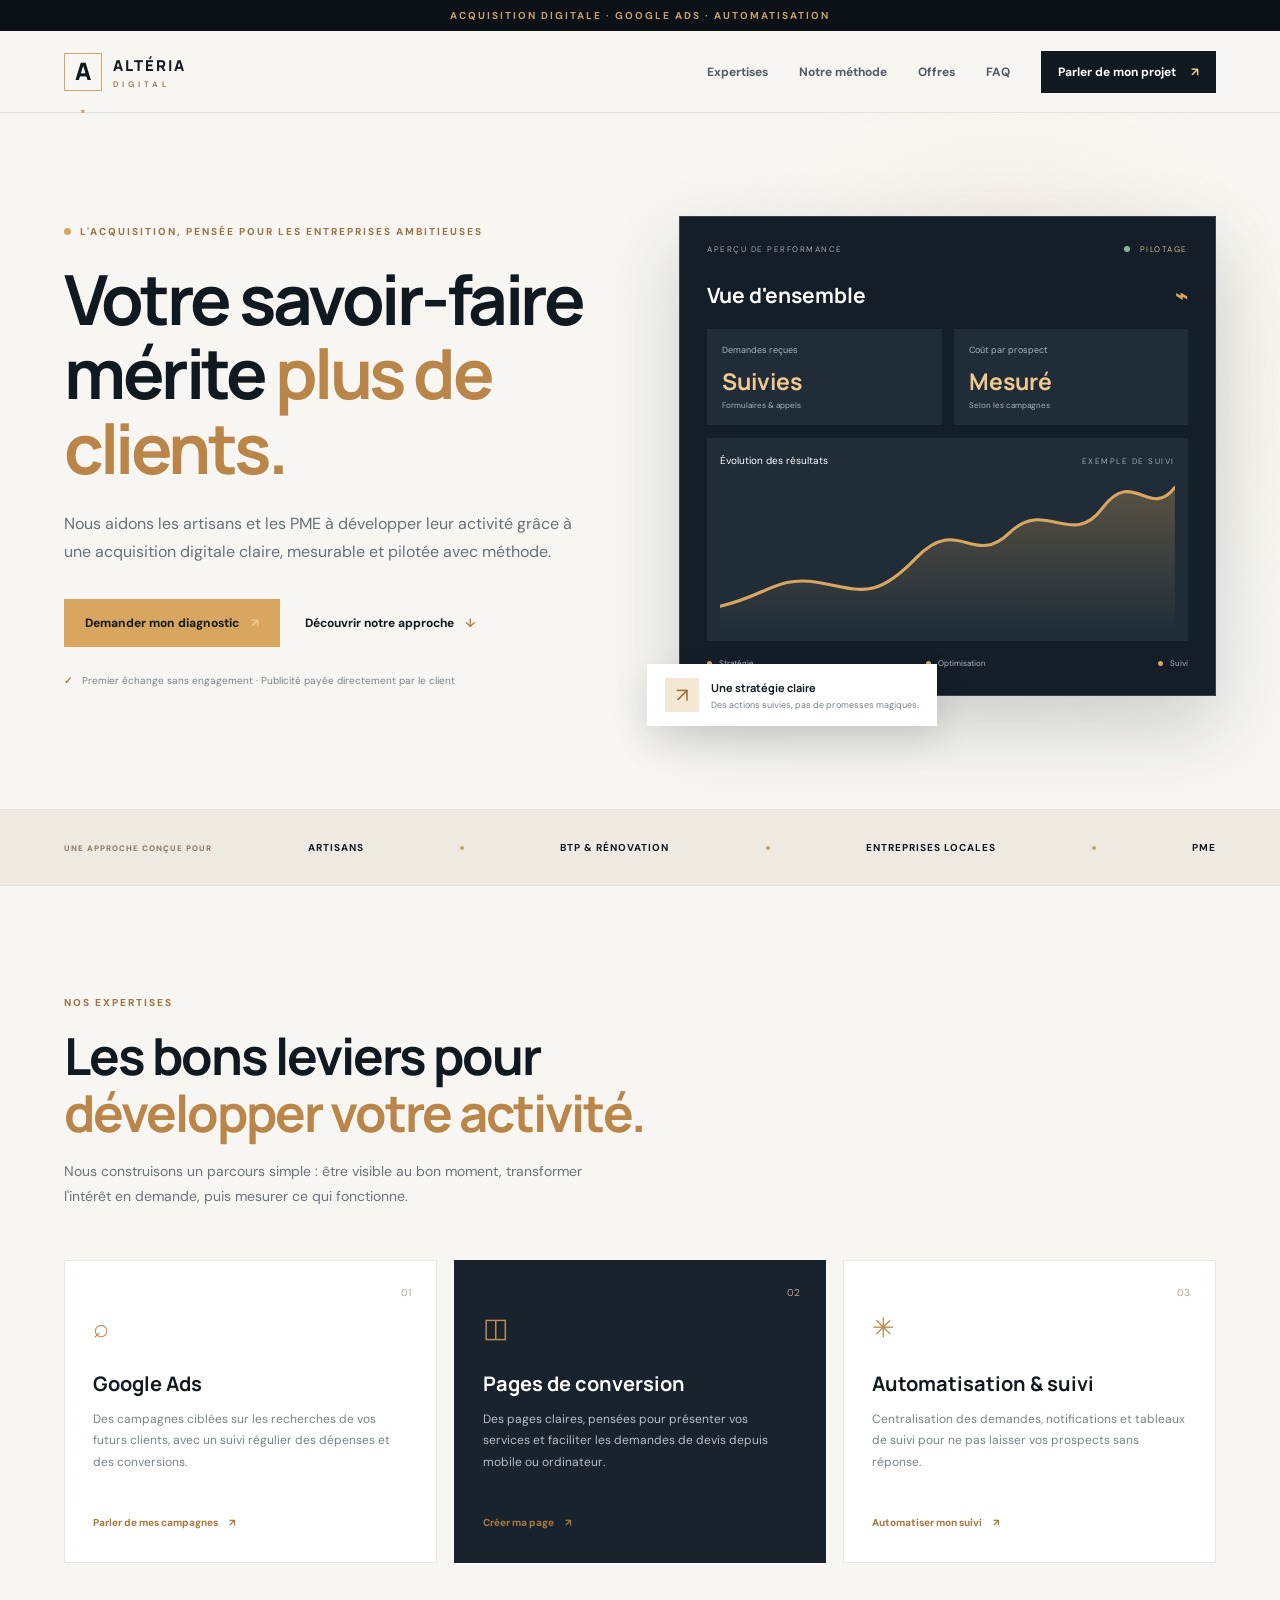
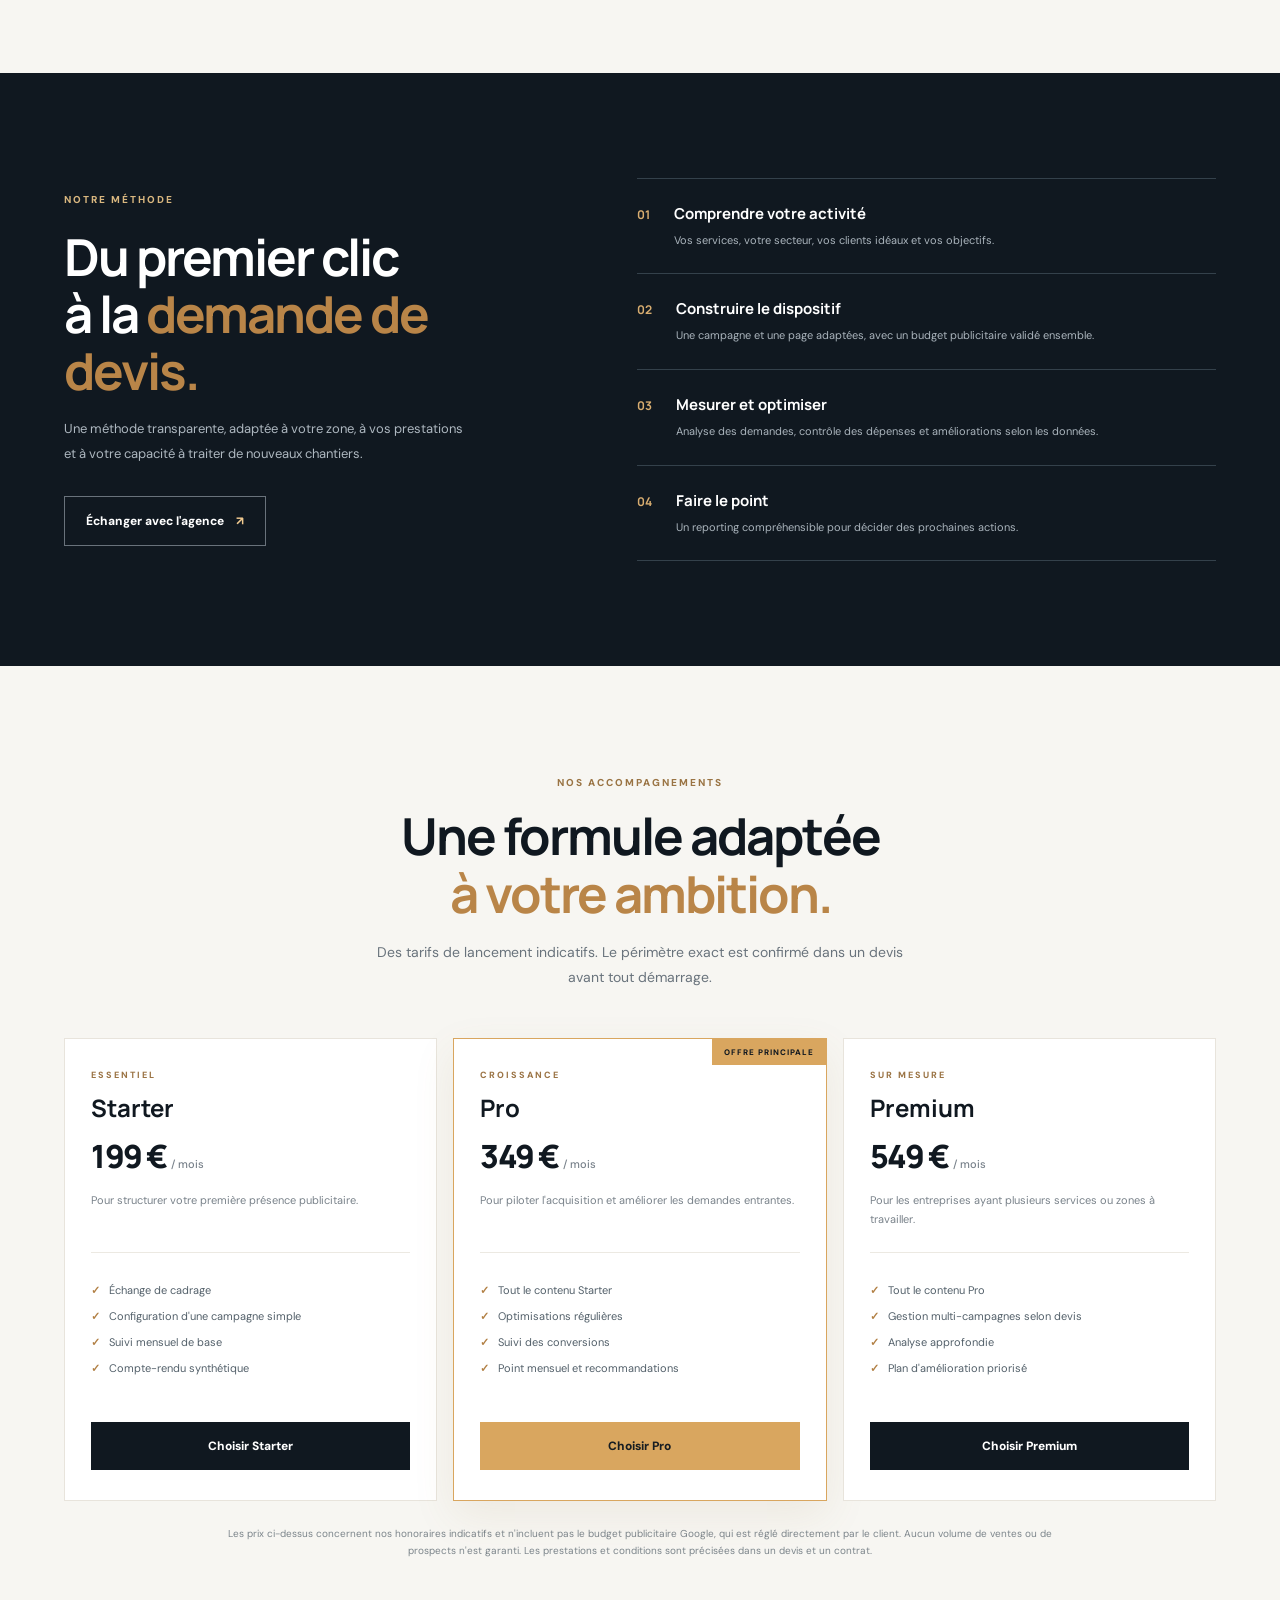
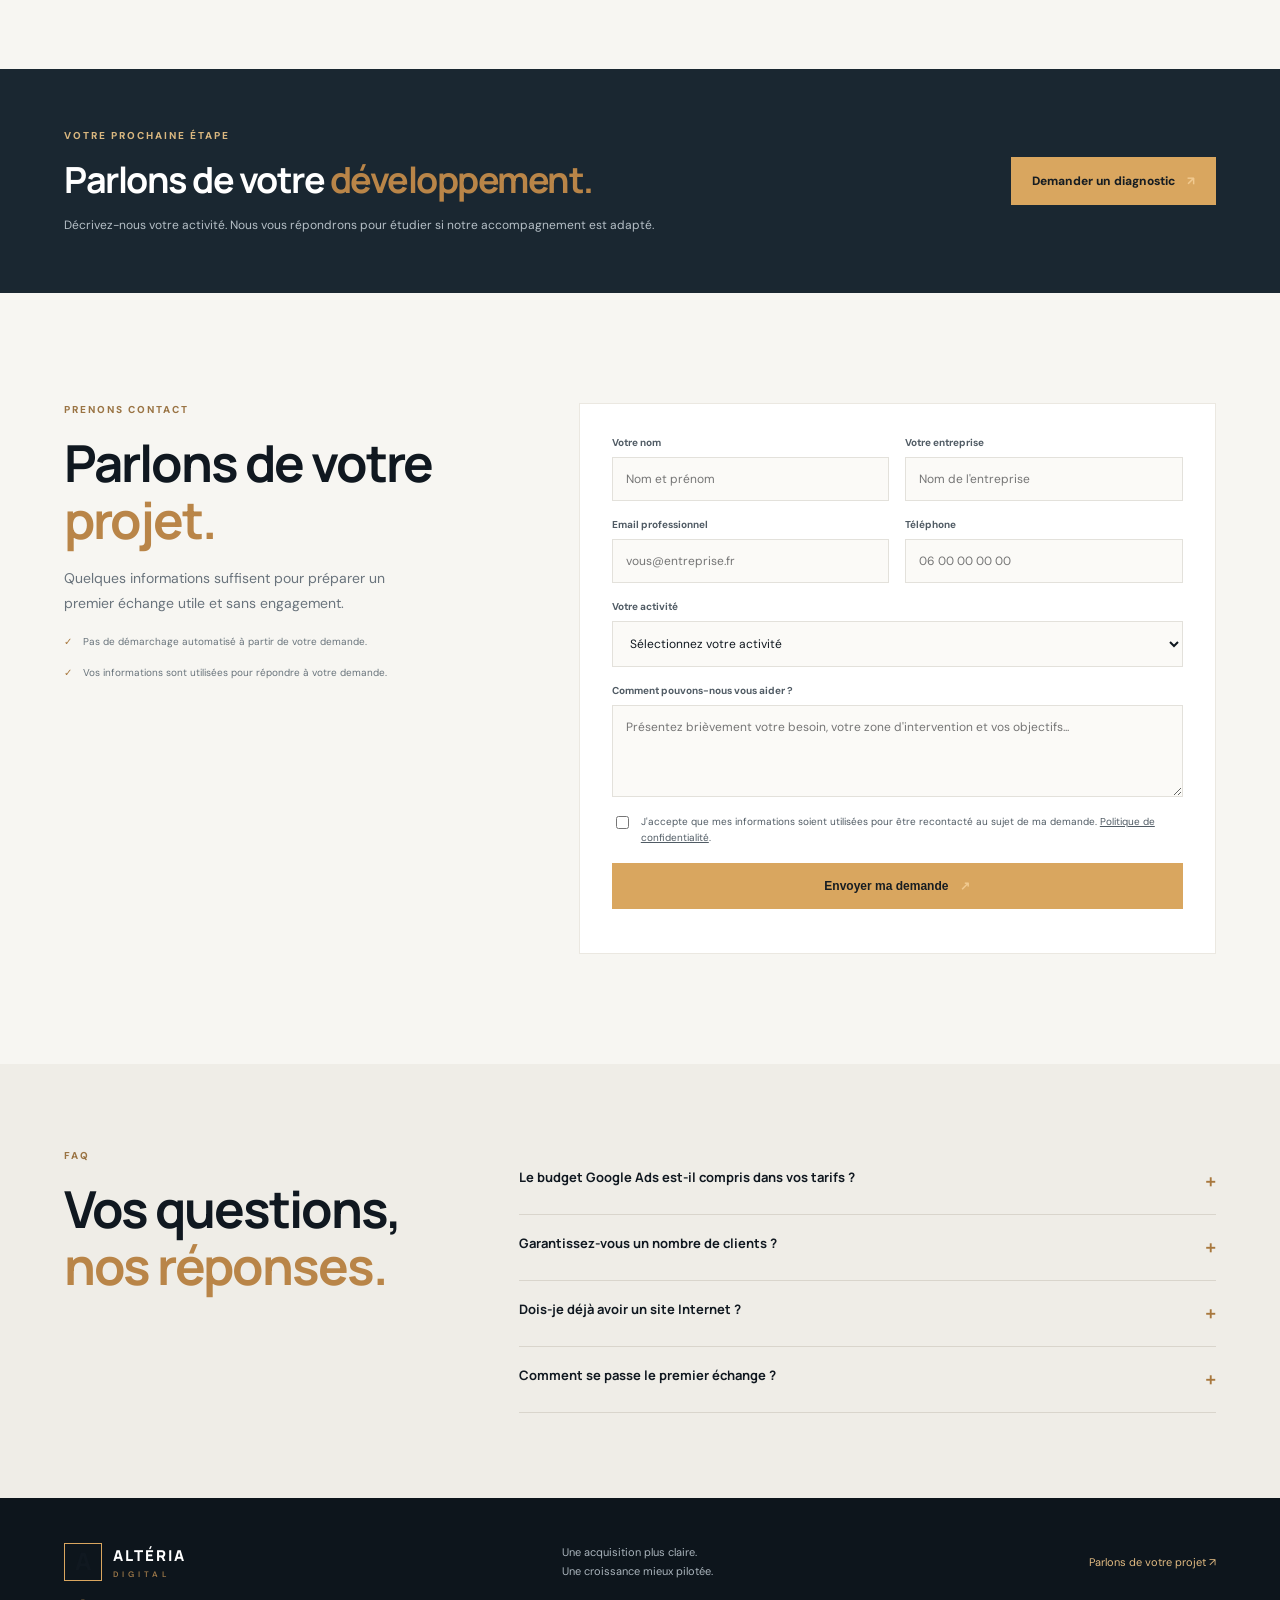
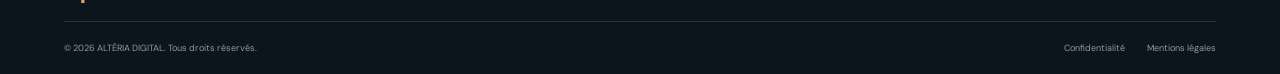
<file: index.html>
<!doctype html>
<html lang="fr">
<head>
  <meta charset="utf-8">
  <meta name="viewport" content="width=device-width, initial-scale=1">
  <meta name="description" content="ALTÉRIA DIGITAL accompagne les artisans et PME dans leur acquisition de clients grâce à Google Ads, aux pages de conversion et à l'automatisation.">
  <meta name="theme-color" content="#101820">
  <title>ALTÉRIA DIGITAL — Accélérez votre croissance</title>
  <link rel="preconnect" href="https://fonts.googleapis.com">
  <link rel="preconnect" href="https://fonts.gstatic.com" crossorigin>
  <link href="https://fonts.googleapis.com/css2?family=DM+Sans:wght@400;500;600;700&family=Manrope:wght@400;500;600;700;800&display=swap" rel="stylesheet">
  <link rel="stylesheet" href="/styles.css">
  <script src="/script.js" defer></script>
</head>
<body>
  <div class="announcement">ACQUISITION DIGITALE · GOOGLE ADS · AUTOMATISATION</div>
  <header class="site-header">
    <a class="brand" href="#accueil" aria-label="ALTÉRIA DIGITAL, accueil">
      <span class="brand-mark">A<span>.</span></span>
      <span class="brand-name">ALTÉRIA <small>DIGITAL</small></span>
    </a>
    <button class="menu-toggle" aria-label="Ouvrir le menu" aria-expanded="false">☰</button>
    <nav class="nav">
      <a href="#expertises">Expertises</a>
      <a href="#methode">Notre méthode</a>
      <a href="#offres">Offres</a>
      <a href="#faq">FAQ</a>
      <a class="nav-cta" href="#contact">Parler de mon projet <span>↗</span></a>
    </nav>
  </header>

  <main>
    <section class="hero section-wrap" id="accueil">
      <div class="hero-copy">
        <div class="eyebrow"><span class="eyebrow-dot"></span> L'ACQUISITION, PENSÉE POUR LES ENTREPRISES AMBITIEUSES</div>
        <h1>Votre savoir-faire mérite <em>plus de clients.</em></h1>
        <p class="hero-text">Nous aidons les artisans et les PME à développer leur activité grâce à une acquisition digitale claire, mesurable et pilotée avec méthode.</p>
        <div class="hero-actions">
          <a class="button button-gold" href="#contact">Demander mon diagnostic <span>↗</span></a>
          <a class="text-link" href="#methode">Découvrir notre approche <span>↓</span></a>
        </div>
        <div class="hero-note"><span class="check">✓</span> Premier échange sans engagement · Publicité payée directement par le client</div>
      </div>
      <div class="hero-visual" aria-label="Illustration d'un tableau de bord de croissance">
        <div class="visual-glow"></div>
        <div class="dashboard">
          <div class="dash-top"><span class="dash-label">APERÇU DE PERFORMANCE</span><span class="live"><i></i> PILOTAGE</span></div>
          <div class="dash-heading">Vue d'ensemble <span>⌁</span></div>
          <div class="dash-metrics">
            <div><small>Demandes reçues</small><strong>Suivies</strong><span class="metric-caption">Formulaires & appels</span></div>
            <div><small>Coût par prospect</small><strong>Mesuré</strong><span class="metric-caption">Selon les campagnes</span></div>
          </div>
          <div class="chart-area">
            <div class="chart-head"><span>Évolution des résultats</span><small>EXEMPLE DE SUIVI</small></div>
            <svg viewBox="0 0 440 150" role="img" aria-label="Courbe illustrative de suivi"><defs><linearGradient id="area" x1="0" x2="0" y1="0" y2="1"><stop offset="0" stop-color="#d9a65f" stop-opacity=".3"/><stop offset="1" stop-color="#d9a65f" stop-opacity="0"/></linearGradient></defs><path d="M0 125 C45 115 55 95 95 102 S150 120 190 78 S245 88 280 54 S340 70 370 30 S415 42 440 10 L440 150 L0 150Z" fill="url(#area)"/><path d="M0 125 C45 115 55 95 95 102 S150 120 190 78 S245 88 280 54 S340 70 370 30 S415 42 440 10" fill="none" stroke="#d9a65f" stroke-width="3" stroke-linecap="round"/></svg>
          </div>
          <div class="dash-foot"><span><b></b> Stratégie</span><span><b></b> Optimisation</span><span><b></b> Suivi</span></div>
        </div>
        <div class="floating-card"><span class="float-icon">↗</span><div><strong>Une stratégie claire</strong><small>Des actions suivies, pas de promesses magiques.</small></div></div>
      </div>
    </section>

    <section class="trust-strip">
      <div class="section-wrap trust-inner"><span>UNE APPROCHE CONÇUE POUR</span><b>ARTISANS</b><i></i><b>BTP & RÉNOVATION</b><i></i><b>ENTREPRISES LOCALES</b><i></i><b>PME</b></div>
    </section>

    <section class="section section-wrap" id="expertises">
      <div class="section-intro">
        <div class="eyebrow">NOS EXPERTISES</div>
        <h2>Les bons leviers pour<br><em>développer votre activité.</em></h2>
        <p>Nous construisons un parcours simple : être visible au bon moment, transformer l'intérêt en demande, puis mesurer ce qui fonctionne.</p>
      </div>
      <div class="service-grid">
        <article class="service-card"><div class="service-number">01</div><div class="service-icon">⌕</div><h3>Google Ads</h3><p>Des campagnes ciblées sur les recherches de vos futurs clients, avec un suivi régulier des dépenses et des conversions.</p><a href="#contact">Parler de mes campagnes <span>↗</span></a></article>
        <article class="service-card featured"><div class="service-number">02</div><div class="service-icon">◫</div><h3>Pages de conversion</h3><p>Des pages claires, pensées pour présenter vos services et faciliter les demandes de devis depuis mobile ou ordinateur.</p><a href="#contact">Créer ma page <span>↗</span></a></article>
        <article class="service-card"><div class="service-number">03</div><div class="service-icon">✳</div><h3>Automatisation & suivi</h3><p>Centralisation des demandes, notifications et tableaux de suivi pour ne pas laisser vos prospects sans réponse.</p><a href="#contact">Automatiser mon suivi <span>↗</span></a></article>
      </div>
    </section>

    <section class="method-section" id="methode">
      <div class="section-wrap method-layout">
        <div><div class="eyebrow eyebrow-light">NOTRE MÉTHODE</div><h2>Du premier clic<br>à la <em>demande de devis.</em></h2><p class="method-lead">Une méthode transparente, adaptée à votre zone, à vos prestations et à votre capacité à traiter de nouveaux chantiers.</p><a class="button button-outline" href="#contact">Échanger avec l'agence <span>↗</span></a></div>
        <div class="steps">
          <div class="step"><span>01</span><div><h3>Comprendre votre activité</h3><p>Vos services, votre secteur, vos clients idéaux et vos objectifs.</p></div></div>
          <div class="step"><span>02</span><div><h3>Construire le dispositif</h3><p>Une campagne et une page adaptées, avec un budget publicitaire validé ensemble.</p></div></div>
          <div class="step"><span>03</span><div><h3>Mesurer et optimiser</h3><p>Analyse des demandes, contrôle des dépenses et améliorations selon les données.</p></div></div>
          <div class="step"><span>04</span><div><h3>Faire le point</h3><p>Un reporting compréhensible pour décider des prochaines actions.</p></div></div>
        </div>
      </div>
    </section>

    <section class="section section-wrap" id="offres">
      <div class="section-intro centered"><div class="eyebrow">NOS ACCOMPAGNEMENTS</div><h2>Une formule adaptée<br><em>à votre ambition.</em></h2><p>Des tarifs de lancement indicatifs. Le périmètre exact est confirmé dans un devis avant tout démarrage.</p></div>
      <div class="pricing-grid">
        <article class="price-card"><div class="price-name">ESSENTIEL</div><h3>Starter</h3><div class="price">199 € <small>/ mois</small></div><p class="price-desc">Pour structurer votre première présence publicitaire.</p><ul><li>Échange de cadrage</li><li>Configuration d'une campagne simple</li><li>Suivi mensuel de base</li><li>Compte-rendu synthétique</li></ul><a class="button button-dark" href="#contact">Choisir Starter</a></article>
        <article class="price-card price-popular"><div class="popular-tag">OFFRE PRINCIPALE</div><div class="price-name">CROISSANCE</div><h3>Pro</h3><div class="price">349 € <small>/ mois</small></div><p class="price-desc">Pour piloter l'acquisition et améliorer les demandes entrantes.</p><ul><li>Tout le contenu Starter</li><li>Optimisations régulières</li><li>Suivi des conversions</li><li>Point mensuel et recommandations</li></ul><a class="button button-gold" href="#contact">Choisir Pro</a></article>
        <article class="price-card"><div class="price-name">SUR MESURE</div><h3>Premium</h3><div class="price">549 € <small>/ mois</small></div><p class="price-desc">Pour les entreprises ayant plusieurs services ou zones à travailler.</p><ul><li>Tout le contenu Pro</li><li>Gestion multi-campagnes selon devis</li><li>Analyse approfondie</li><li>Plan d'amélioration priorisé</li></ul><a class="button button-dark" href="#contact">Choisir Premium</a></article>
      </div>
      <p class="pricing-disclaimer">Les prix ci-dessus concernent nos honoraires indicatifs et n'incluent pas le budget publicitaire Google, qui est réglé directement par le client. Aucun volume de ventes ou de prospects n'est garanti. Les prestations et conditions sont précisées dans un devis et un contrat.</p>
    </section>

    <section class="cta-band"><div class="section-wrap cta-inner"><div><div class="eyebrow eyebrow-light">VOTRE PROCHAINE ÉTAPE</div><h2>Parlons de votre <em>développement.</em></h2><p>Décrivez-nous votre activité. Nous vous répondrons pour étudier si notre accompagnement est adapté.</p></div><a class="button button-gold" href="#contact">Demander un diagnostic <span>↗</span></a></div></section>

    <section class="section section-wrap contact-section" id="contact">
      <div class="contact-copy"><div class="eyebrow">PRENONS CONTACT</div><h2>Parlons de votre<br><em>projet.</em></h2><p>Quelques informations suffisent pour préparer un premier échange utile et sans engagement.</p><div class="contact-promise"><span>✓</span> Pas de démarchage automatisé à partir de votre demande.</div><div class="contact-promise"><span>✓</span> Vos informations sont utilisées pour répondre à votre demande.</div></div>
      <form id="contact-form" class="contact-form">
        <div class="form-row"><label>Votre nom<input name="name" autocomplete="name" required maxlength="100" placeholder="Nom et prénom"></label><label>Votre entreprise<input name="company" autocomplete="organization" maxlength="120" placeholder="Nom de l'entreprise"></label></div>
        <div class="form-row"><label>Email professionnel<input type="email" name="email" autocomplete="email" required maxlength="180" placeholder="vous@entreprise.fr"></label><label>Téléphone<input type="tel" name="phone" autocomplete="tel" maxlength="30" placeholder="06 00 00 00 00"></label></div>
        <label>Votre activité<select name="activity" required><option value="">Sélectionnez votre activité</option><option>Couvreur / toiture</option><option>Peintre / plaquiste</option><option>Plombier / chauffagiste</option><option>Électricien</option><option>Rénovation / BTP</option><option>Autre activité</option></select></label>
        <label>Comment pouvons-nous vous aider ?<textarea name="message" rows="4" required maxlength="3000" placeholder="Présentez brièvement votre besoin, votre zone d'intervention et vos objectifs..."></textarea></label>
        <label class="consent"><input type="checkbox" name="consent" required><span>J'accepte que mes informations soient utilisées pour être recontacté au sujet de ma demande. <a href="/confidentialite.html">Politique de confidentialité</a>.</span></label>
        <button class="button button-gold submit-button" type="submit">Envoyer ma demande <span>↗</span></button>
        <p class="form-status" id="form-status" role="status" aria-live="polite"></p>
      </form>
    </section>

    <section class="faq-section" id="faq"><div class="section-wrap faq-layout"><div><div class="eyebrow">FAQ</div><h2>Vos questions,<br><em>nos réponses.</em></h2></div><div class="faq-list">
      <details><summary>Le budget Google Ads est-il compris dans vos tarifs ?</summary><p>Non. Nos honoraires rémunèrent l'accompagnement. Le budget publicitaire est défini avec vous et payé directement à Google depuis votre compte.</p></details>
      <details><summary>Garantissez-vous un nombre de clients ?</summary><p>Non. Les résultats dépendent notamment du marché, de la concurrence, de la zone, de l'offre et du budget. Nous nous engageons sur les actions convenues et un suivi transparent, pas sur un résultat commercial garanti.</p></details>
      <details><summary>Dois-je déjà avoir un site Internet ?</summary><p>Non. Nous pouvons étudier la création d'une page de conversion adaptée à votre activité. Le périmètre et le tarif sont alors précisés dans le devis.</p></details>
      <details><summary>Comment se passe le premier échange ?</summary><p>Vous nous présentez votre activité et vos objectifs. Nous vérifions si un accompagnement est pertinent avant de vous proposer une solution.</p></details>
    </div></div></section>
  </main>

  <footer class="footer"><div class="section-wrap footer-main"><a class="brand brand-footer" href="#accueil"><span class="brand-mark">A<span>.</span></span><span class="brand-name">ALTÉRIA <small>DIGITAL</small></span></a><p>Une acquisition plus claire.<br>Une croissance mieux pilotée.</p><a href="#contact">Parlons de votre projet ↗</a></div><div class="section-wrap footer-bottom"><span>© <span id="year"></span> ALTÉRIA DIGITAL. Tous droits réservés.</span><div><a href="/confidentialite.html">Confidentialité</a><a href="/mentions-legales.html">Mentions légales</a></div></div></footer>
</body>
</html>
</file>
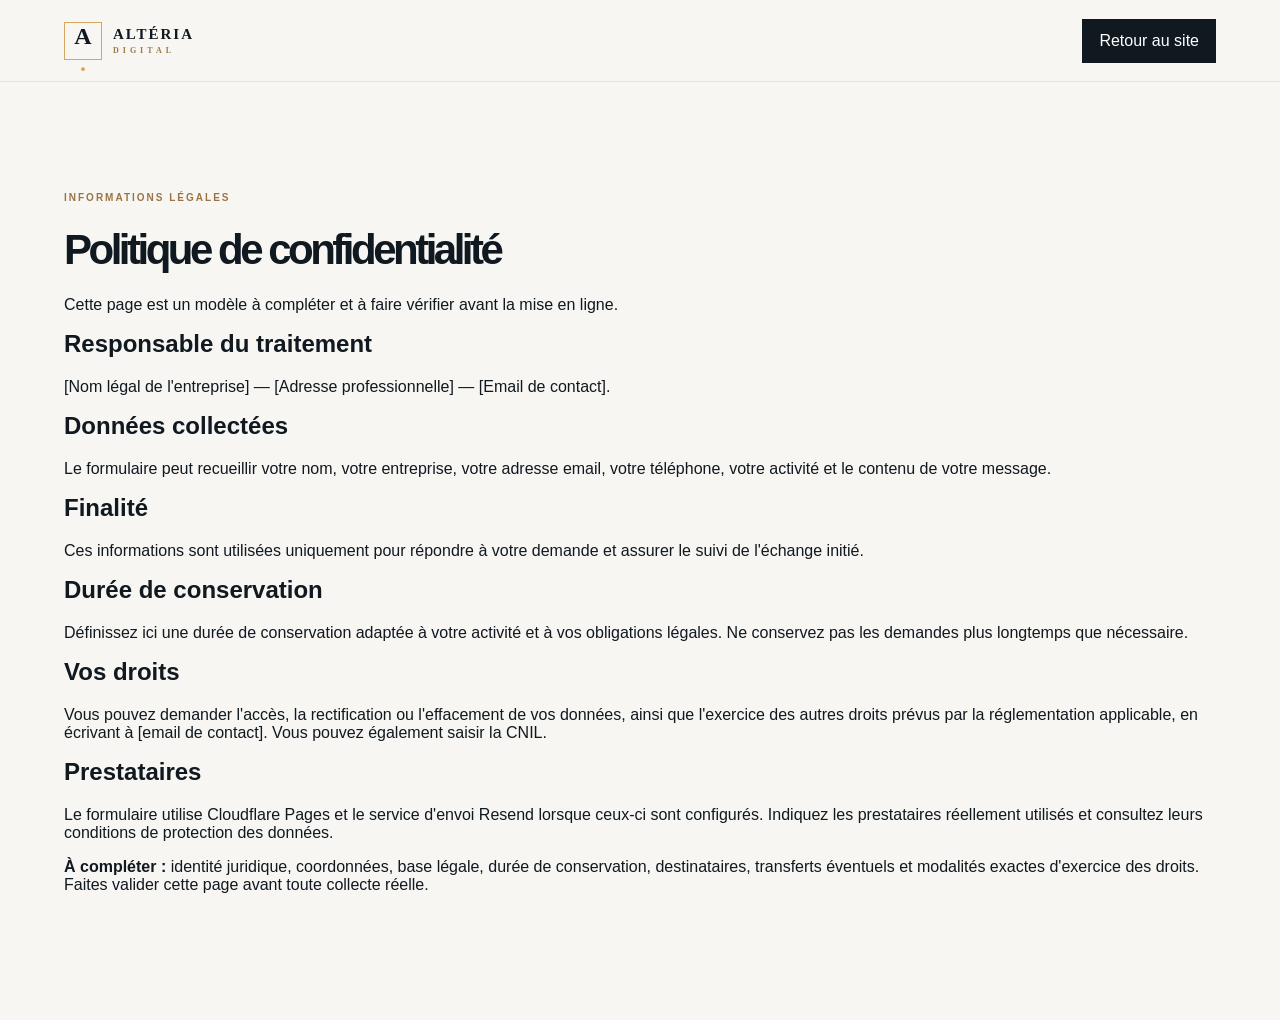
<file: confidentialite.html>
<!doctype html><html lang="fr"><head><meta charset="utf-8"><meta name="viewport" content="width=device-width,initial-scale=1"><title>Confidentialité — ALTÉRIA DIGITAL</title><link rel="stylesheet" href="/styles.css"></head><body><header class="site-header"><a class="brand" href="/"><span class="brand-mark">A<span>.</span></span><span class="brand-name">ALTÉRIA <small>DIGITAL</small></span></a><a class="nav-cta" href="/">Retour au site</a></header><main class="section section-wrap"><div class="eyebrow">INFORMATIONS LÉGALES</div><h1 style="font-size:42px">Politique de confidentialité</h1><p>Cette page est un modèle à compléter et à faire vérifier avant la mise en ligne.</p><h2>Responsable du traitement</h2><p>[Nom légal de l'entreprise] — [Adresse professionnelle] — [Email de contact].</p><h2>Données collectées</h2><p>Le formulaire peut recueillir votre nom, votre entreprise, votre adresse email, votre téléphone, votre activité et le contenu de votre message.</p><h2>Finalité</h2><p>Ces informations sont utilisées uniquement pour répondre à votre demande et assurer le suivi de l'échange initié.</p><h2>Durée de conservation</h2><p>Définissez ici une durée de conservation adaptée à votre activité et à vos obligations légales. Ne conservez pas les demandes plus longtemps que nécessaire.</p><h2>Vos droits</h2><p>Vous pouvez demander l'accès, la rectification ou l'effacement de vos données, ainsi que l'exercice des autres droits prévus par la réglementation applicable, en écrivant à [email de contact]. Vous pouvez également saisir la CNIL.</p><h2>Prestataires</h2><p>Le formulaire utilise Cloudflare Pages et le service d'envoi Resend lorsque ceux-ci sont configurés. Indiquez les prestataires réellement utilisés et consultez leurs conditions de protection des données.</p><p><strong>À compléter :</strong> identité juridique, coordonnées, base légale, durée de conservation, destinataires, transferts éventuels et modalités exactes d'exercice des droits. Faites valider cette page avant toute collecte réelle.</p></main></body></html>
</file>
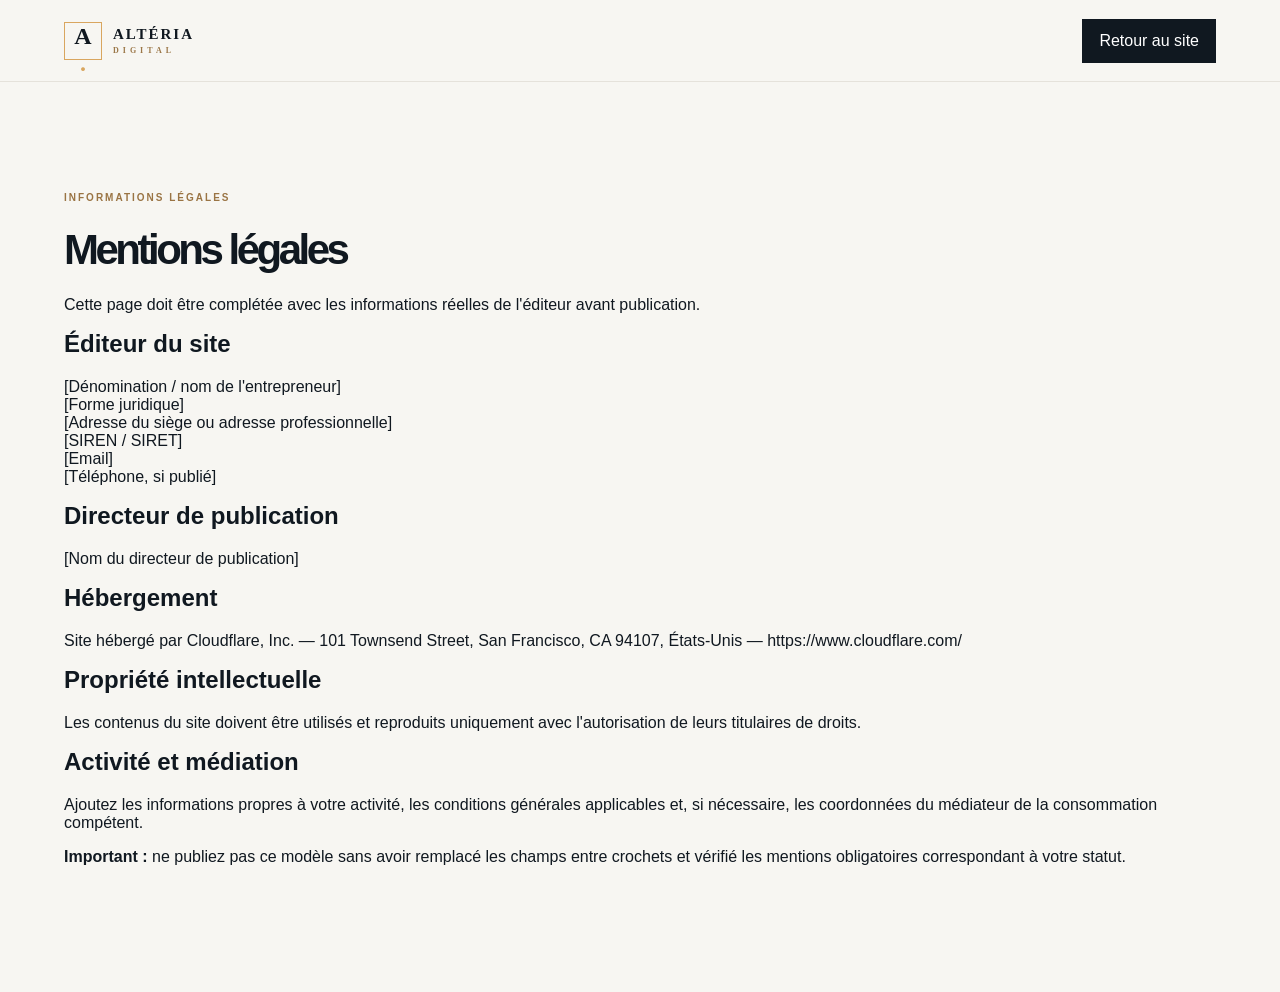
<file: mentions-legales.html>
<!doctype html><html lang="fr"><head><meta charset="utf-8"><meta name="viewport" content="width=device-width,initial-scale=1"><title>Mentions légales — ALTÉRIA DIGITAL</title><link rel="stylesheet" href="/styles.css"></head><body><header class="site-header"><a class="brand" href="/"><span class="brand-mark">A<span>.</span></span><span class="brand-name">ALTÉRIA <small>DIGITAL</small></span></a><a class="nav-cta" href="/">Retour au site</a></header><main class="section section-wrap"><div class="eyebrow">INFORMATIONS LÉGALES</div><h1 style="font-size:42px">Mentions légales</h1><p>Cette page doit être complétée avec les informations réelles de l'éditeur avant publication.</p><h2>Éditeur du site</h2><p>[Dénomination / nom de l'entrepreneur]<br>[Forme juridique]<br>[Adresse du siège ou adresse professionnelle]<br>[SIREN / SIRET]<br>[Email]<br>[Téléphone, si publié]</p><h2>Directeur de publication</h2><p>[Nom du directeur de publication]</p><h2>Hébergement</h2><p>Site hébergé par Cloudflare, Inc. — 101 Townsend Street, San Francisco, CA 94107, États-Unis — https://www.cloudflare.com/</p><h2>Propriété intellectuelle</h2><p>Les contenus du site doivent être utilisés et reproduits uniquement avec l'autorisation de leurs titulaires de droits.</p><h2>Activité et médiation</h2><p>Ajoutez les informations propres à votre activité, les conditions générales applicables et, si nécessaire, les coordonnées du médiateur de la consommation compétent.</p><p><strong>Important :</strong> ne publiez pas ce modèle sans avoir remplacé les champs entre crochets et vérifié les mentions obligatoires correspondant à votre statut.</p></main></body></html>
</file>
<file: styles.css>
:root{--ink:#101820;--ink2:#18232d;--gold:#d9a65f;--gold2:#f0c98f;--paper:#f7f6f2;--muted:#69737c;--line:#e5e2db;--white:#fff}*{box-sizing:border-box}html{scroll-behavior:smooth;scroll-padding-top:90px}body{margin:0;background:var(--paper);color:var(--ink);font-family:"DM Sans",sans-serif}a{color:inherit;text-decoration:none}.announcement{background:#0b1117;color:#c8a16c;text-align:center;padding:9px 16px;font-size:10px;letter-spacing:2px;font-weight:700}.site-header{height:82px;padding:0 max(5vw,24px);display:flex;align-items:center;justify-content:space-between;background:rgba(247,246,242,.96);border-bottom:1px solid var(--line);position:sticky;top:0;z-index:10;backdrop-filter:blur(12px)}.brand{display:flex;align-items:center;gap:11px}.brand-mark{width:38px;height:38px;border:1px solid var(--gold);display:grid;place-items:center;font:800 24px Manrope;color:var(--ink)}.brand-mark span{color:var(--gold)}.brand-name{font:800 15px Manrope;letter-spacing:2px}.brand-name small{display:block;font:600 8px "DM Sans";letter-spacing:4px;color:#9b7748;margin-top:3px}.nav{display:flex;align-items:center;gap:31px;font-size:12px;font-weight:700}.nav>a:not(.nav-cta){color:#515b63}.nav>a:hover,.text-link:hover{color:#a87535}.nav-cta{padding:13px 17px;background:var(--ink);color:white}.nav-cta span,.button span{margin-left:12px;color:var(--gold2)}.menu-toggle{display:none;background:none;border:0;font-size:24px}.section-wrap{width:min(1160px,90%);margin:auto}.hero{min-height:610px;display:grid;grid-template-columns:1fr .95fr;align-items:center;gap:50px;padding-top:65px;padding-bottom:75px}.eyebrow{font-size:10px;letter-spacing:2px;font-weight:800;color:#9a7444;display:flex;align-items:center;gap:9px}.eyebrow-dot{width:7px;height:7px;border-radius:50%;background:var(--gold)}h1,h2,h3,p{margin-top:0}h1,h2,h3{font-family:Manrope,sans-serif}h1{font-size:clamp(44px,5.4vw,70px);line-height:1.08;letter-spacing:-3.5px;margin:24px 0}h1 em,h2 em{font-style:normal;color:#b98548}.hero-text{font-size:16px;line-height:1.8;color:#65717a;max-width:520px}.hero-actions{display:flex;align-items:center;gap:25px;margin-top:32px}.button{display:inline-flex;align-items:center;justify-content:center;padding:16px 21px;font-size:12px;font-weight:800;border:0;cursor:pointer;transition:.2s}.button:hover{transform:translateY(-2px);filter:brightness(1.04)}.button-gold{background:var(--gold);color:#171d22}.button-dark{background:var(--ink);color:white}.button-outline{border:1px solid #69727b;color:white}.text-link{font-size:12px;font-weight:700}.text-link span{margin-left:8px;color:#b98548}.hero-note{margin-top:27px;font-size:10px;color:#79828a}.check{color:#a8783e;font-weight:900;margin-right:7px}.hero-visual{position:relative;padding:38px 0}.visual-glow{position:absolute;width:360px;height:360px;border-radius:50%;background:#ead9bd;filter:blur(70px);opacity:.55;right:5%;top:8%}.dashboard{position:relative;background:#131e28;color:white;padding:27px;border:1px solid #39444c;box-shadow:0 30px 70px #19232b30}.dash-top,.dash-foot,.chart-head{display:flex;justify-content:space-between;align-items:center}.dash-label,.live,.chart-head small{font-size:8px;letter-spacing:1.5px;color:#9da8b1}.live{color:#d6b77f}.live i{display:inline-block;width:6px;height:6px;background:#86b99b;border-radius:50%;margin-right:6px}.dash-heading{font:700 21px Manrope;margin:27px 0 20px}.dash-heading span{float:right;color:var(--gold)}.dash-metrics{display:grid;grid-template-columns:1fr 1fr;gap:12px}.dash-metrics>div{background:#202d38;padding:15px}.dash-metrics small,.metric-caption{display:block;color:#aab3ba;font-size:9px}.dash-metrics strong{display:block;font:700 23px Manrope;color:#f0c98f;margin:9px 0 3px}.metric-caption{font-size:8px}.chart-area{background:#202d38;margin-top:13px;padding:16px 13px 4px}.chart-head{font-size:10px}.chart-area svg{width:100%;margin-top:10px}.dash-foot{padding-top:17px;font-size:8px;color:#aeb8c0}.dash-foot b{display:inline-block;width:5px;height:5px;border-radius:50%;background:var(--gold);margin-right:5px}.floating-card{position:absolute;bottom:8px;left:-32px;background:white;padding:14px 18px;display:flex;align-items:center;gap:12px;box-shadow:0 14px 35px #15202b20}.float-icon{width:34px;height:34px;display:grid;place-items:center;background:#f4e7d3;color:#9b6d34;font-size:20px}.floating-card strong,.floating-card small{display:block}.floating-card strong{font:700 11px Manrope}.floating-card small{font-size:9px;color:#77818a;margin-top:4px}.trust-strip{background:#eeeae2;border-top:1px solid #e6e0d5;border-bottom:1px solid #e6e0d5}.trust-inner{display:flex;align-items:center;justify-content:space-between;gap:20px;min-height:75px;font-size:10px;letter-spacing:1px}.trust-inner>span{color:#8c795e;font-size:8px;font-weight:800}.trust-inner b{font-size:10px}.trust-inner i{width:4px;height:4px;border-radius:50%;background:#c5a16e}.section{padding-top:110px;padding-bottom:110px}.section-intro{max-width:630px}.section-intro h2,.method-layout h2,.contact-copy h2,.faq-layout h2{font-size:clamp(35px,4vw,51px);letter-spacing:-2px;line-height:1.12;margin:18px 0}.section-intro p,.contact-copy>p{color:var(--muted);font-size:14px;line-height:1.8;max-width:550px}.service-grid{display:grid;grid-template-columns:repeat(3,1fr);gap:17px;margin-top:50px}.service-card{position:relative;background:white;padding:31px 28px;min-height:300px;border:1px solid #ebe8e1}.service-card.featured{background:#18232d;color:white;border-color:#18232d}.service-number{position:absolute;right:25px;top:25px;font-size:10px;color:#b6a58d}.service-icon{font-size:27px;color:#bd8c50;margin:18px 0 25px}.service-card h3{font-size:20px;margin-bottom:12px}.service-card p{font-size:12px;line-height:1.8;color:#77818a;min-height:83px}.service-card.featured p{color:#b7c0c7}.service-card a{display:inline-block;font-size:10px;font-weight:800;margin-top:12px;color:#a8783e}.service-card a span{margin-left:9px}.method-section{background:var(--ink);color:white;padding:105px 0}.method-layout{display:grid;grid-template-columns:.9fr 1.1fr;gap:100px;align-items:center}.eyebrow-light{color:#d9b77f}.method-layout h2{margin-top:22px}.method-lead{color:#aeb8c0;font-size:13px;line-height:1.9;max-width:400px;margin-bottom:30px}.steps{border-top:1px solid #34414b}.step{display:flex;gap:24px;padding:24px 0;border-bottom:1px solid #34414b}.step>span{font:700 12px Manrope;color:#d8ad70;padding-top:3px}.step h3{font-size:15px;margin:0 0 7px}.step p{font-size:11px;color:#aab4bc;margin:0;line-height:1.7}.centered{text-align:center;margin:0 auto}.centered .eyebrow{justify-content:center}.centered p{margin-left:auto;margin-right:auto}.pricing-grid{display:grid;grid-template-columns:repeat(3,1fr);gap:16px;margin-top:48px;align-items:stretch}.price-card{background:white;border:1px solid #e8e4dc;padding:30px 26px;position:relative}.price-popular{border:1px solid var(--gold);box-shadow:0 15px 40px #92704418}.popular-tag{position:absolute;right:0;top:0;background:var(--gold);padding:8px 12px;font-size:8px;font-weight:800;letter-spacing:1px}.price-name{font-size:9px;letter-spacing:2px;color:#9b7445;font-weight:800}.price-card h3{font-size:24px;margin:10px 0}.price{font:800 32px Manrope;letter-spacing:-1.5px}.price small{font:500 11px "DM Sans";letter-spacing:0;color:#78818a}.price-desc{font-size:11px;line-height:1.7;color:#79828a;min-height:39px;margin:13px 0 22px}.price-card ul{padding:18px 0 20px;border-top:1px solid #ece9e2;list-style:none;margin:0 0 15px}.price-card li{font-size:11px;color:#53606a;margin:12px 0}.price-card li:before{content:"✓";color:#b17f43;font-weight:900;margin-right:9px}.price-card .button{width:100%}.pricing-disclaimer{font-size:10px;line-height:1.7;color:#7c858b;max-width:850px;margin:24px auto 0;text-align:center}.cta-band{background:#1a2731;padding:60px 0;color:white}.cta-inner{display:flex;align-items:center;justify-content:space-between;gap:30px}.cta-inner h2{font-size:36px;letter-spacing:-1.5px;margin:13px 0}.cta-inner p{font-size:12px;color:#b6c0c7;margin:0}.contact-section{display:grid;grid-template-columns:.8fr 1.2fr;gap:90px}.contact-copy>p{max-width:360px}.contact-promise{font-size:10px;color:#68737b;margin-top:18px}.contact-promise span{color:#a8783e;margin-right:8px}.contact-form{background:white;padding:32px;border:1px solid #ebe8e1}.form-row{display:grid;grid-template-columns:1fr 1fr;gap:16px}.contact-form label{display:block;font-size:10px;font-weight:700;color:#505b64;margin-bottom:17px}.contact-form input:not([type=checkbox]),.contact-form select,.contact-form textarea{display:block;width:100%;margin-top:8px;border:1px solid #e3e1db;background:#fbfaf7;padding:13px;font:12px "DM Sans";color:var(--ink);outline:none;border-radius:0}.contact-form input:focus,.contact-form select:focus,.contact-form textarea:focus{border-color:#bd8c50}.contact-form textarea{resize:vertical}.consent{display:flex!important;align-items:flex-start;gap:9px;font-weight:400!important;line-height:1.6}.consent input{margin-top:2px}.consent a{text-decoration:underline}.submit-button{width:100%}.form-status{font-size:11px;line-height:1.6;margin:12px 0 0;color:#65717a}.faq-section{background:#efede7;padding:85px 0}.faq-layout{display:grid;grid-template-columns:.7fr 1.3fr;gap:80px}.faq-list details{border-bottom:1px solid #d9d5cc;padding:19px 0}.faq-list summary{font:700 13px Manrope;cursor:pointer;list-style:none;display:flex;justify-content:space-between;gap:20px}.faq-list summary:after{content:"+";color:#a8783e;font-size:20px}.faq-list details[open] summary:after{content:"−"}.faq-list p{font-size:12px;line-height:1.8;color:#68737b;margin:14px 30px 0 0}.footer{background:#0d151c;color:white;padding:45px 0 0}.footer-main{display:flex;align-items:center;justify-content:space-between;padding-bottom:40px}.brand-footer .brand-name{color:white}.footer-main p{font-size:11px;line-height:1.7;color:#aab4bc;margin:0}.footer-main>a:last-child{font-size:11px;color:#e2bb82}.footer-bottom{border-top:1px solid #29343d;padding:20px 0;display:flex;justify-content:space-between;font-size:9px;color:#8d9aa4}.footer-bottom div{display:flex;gap:22px}.footer-bottom a:hover{color:#e2bb82}
@media(max-width:850px){.nav{gap:15px}.nav a{font-size:10px}.hero{gap:25px}.method-layout{gap:45px}.contact-section{gap:40px}.trust-inner{flex-wrap:wrap;justify-content:center;padding:18px 0}.trust-inner>span{width:100%;text-align:center}}
@media(max-width:650px){.site-header{height:70px}.menu-toggle{display:block}.nav{display:none;position:absolute;top:70px;left:0;right:0;background:var(--paper);padding:20px 5%;border-bottom:1px solid var(--line);flex-direction:column;align-items:stretch}.nav.open{display:flex}.nav-cta{text-align:center}.hero{grid-template-columns:1fr;padding-top:65px;gap:15px}.hero h1{font-size:48px}.hero-visual{padding:25px 0 45px}.floating-card{left:-8px}.section{padding:75px 0}.service-grid,.pricing-grid{grid-template-columns:1fr}.service-card{min-height:0}.service-card p{min-height:0}.method-layout,.contact-section,.faq-layout{grid-template-columns:1fr;gap:40px}.method-section{padding:75px 0}.cta-inner{align-items:flex-start;flex-direction:column}.cta-inner h2{font-size:31px}.form-row{grid-template-columns:1fr;gap:0}.contact-form{padding:22px}.footer-main{align-items:flex-start;gap:22px;flex-direction:column}.footer-bottom{gap:15px;flex-direction:column}.trust-inner{gap:12px}.trust-inner i{display:none}.trust-inner b{padding:5px 8px;background:#e4ded2}.hero-actions{align-items:flex-start;flex-direction:column}.dash-metrics strong{font-size:20px}}
</file>
